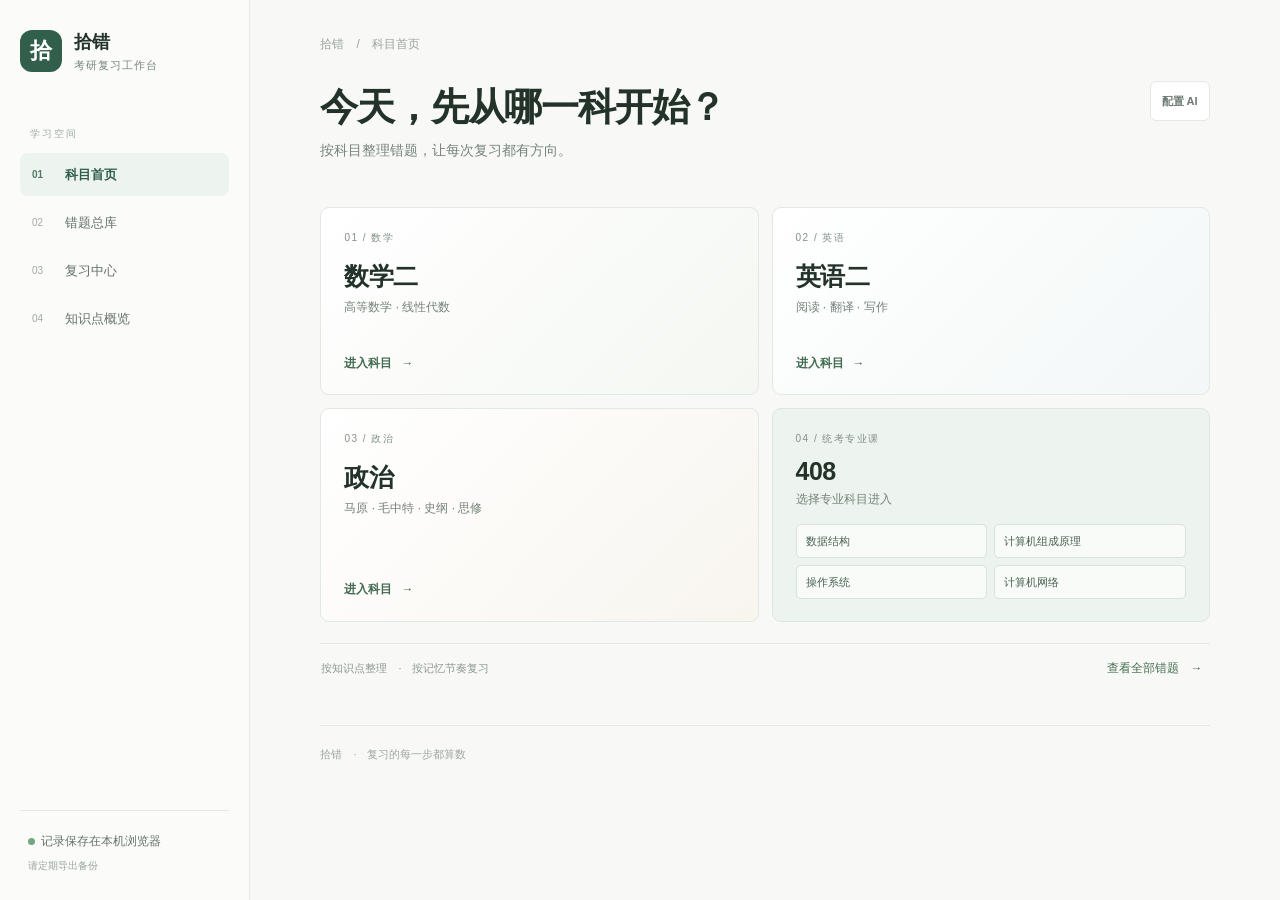
<file: index.html>
<!doctype html><html lang="zh-CN"><head><meta charset="UTF-8"><meta name="viewport" content="width=device-width,initial-scale=1"><meta name="theme-color" content="#f7f8f5"><meta name="apple-mobile-web-app-capable" content="yes"><meta name="apple-mobile-web-app-status-bar-style" content="default"><meta name="apple-mobile-web-app-title" content="拾错"><link rel="manifest" href="manifest.webmanifest"><link rel="apple-touch-icon" href="icons/apple-touch-icon.png"><title>拾错 · 考研错题复习</title><link rel="stylesheet" href="app.css?v=26"><script defer src="app.js?v=26"></script></head><body><aside class="sidebar"><a class="brand" href="#home" id="brandHome"><span class="brandmark">拾</span><span>拾错<small>考研复习工作台</small></span></a><p class="nav-label">学习空间</p><nav><a class="active" href="#home" id="navHome"><span>01</span>科目首页</a><a href="#library" id="navLibrary"><span>02</span>错题总库</a><a href="#review" id="navReview"><span>03</span>复习中心</a><a href="#insights" id="navInsights"><span>04</span>知识点概览</a></nav><div class="side-bottom"><span class="local-dot"></span>记录保存在本机浏览器<br><small>请定期导出备份</small></div></aside><main><header><div><span class="crumb" id="crumb">拾错　/　科目首页</span><h1 id="pageTitle">今天，先从哪一科开始？</h1><p class="muted" id="pageSubtitle">按科目整理错题，让每次复习都有方向。</p></div><div class="header-actions"><button class="quiet" id="settingsBtn">配置 AI</button><button class="quiet" id="homeReturn" hidden>← 返回上一页</button><button class="primary" id="newBtn" hidden>记录错题</button></div></header><section id="subjectsHome" class="subjects-home"><div class="subject-grid"><button class="subject-card math" data-open-subject="数学二"><span class="subject-index">01 / 数学</span><strong>数学二</strong><span class="subject-desc">高等数学 · 线性代数</span><span class="subject-enter">进入科目 <i>→</i></span></button><button class="subject-card english" data-open-subject="英语二"><span class="subject-index">02 / 英语</span><strong>英语二</strong><span class="subject-desc">阅读 · 翻译 · 写作</span><span class="subject-enter">进入科目 <i>→</i></span></button><button class="subject-card politics" data-open-subject="政治"><span class="subject-index">03 / 政治</span><strong>政治</strong><span class="subject-desc">马原 · 毛中特 · 史纲 · 思修</span><span class="subject-enter">进入科目 <i>→</i></span></button><div class="subject-card computer"><span class="subject-index">04 / 统考专业课</span><strong>408</strong><span class="subject-desc">选择专业科目进入</span><div class="module-links"><button data-open-subject="408" data-open-module="数据结构">数据结构</button><button data-open-subject="408" data-open-module="计算机组成原理">计算机组成原理</button><button data-open-subject="408" data-open-module="操作系统">操作系统</button><button data-open-subject="408" data-open-module="计算机网络">计算机网络</button></div></div></div><div class="home-bottom"><span>按知识点整理　·　按记忆节奏复习</span><button class="text-button" id="openAllLibrary">查看全部错题　→</button></div></section><div id="libraryView" hidden><section class="due-banner" id="dueBanner" hidden><div class="due-symbol">复</div><div><b id="dueTitle"></b><p id="dueText"></p></div><button class="light-button" id="reviewDue">开始复习</button></section><div class="library-quick-actions" id="libraryQuickActions"><span id="reviewAvailability">当前列表 0 道</span><button type="button" class="primary" id="startReview">开始复习</button><button type="button" class="quiet" id="reviewSummary" hidden>复习回顾</button><button type="button" class="quiet" id="makeReviewPlan">AI 制定复习计划</button></div><section class="stats" id="stats"></section><section class="library" id="library"><div class="library-heading"><div><h2 id="libraryTitle">错题总库 <span id="resultCount"></span></h2><div class="scope-note" id="scopeNote">全部科目</div></div><div class="backup-actions"><button class="quiet" id="exportBtn">导出备份</button><button class="quiet" id="exportHistoryBtn">导出历史</button><button class="quiet" id="importBtn">导入备份</button><input id="importFile" type="file" accept="application/json" hidden></div></div><div class="filter-bar"><div class="filter-primary"><label class="search"><span class="search-icon"></span><input id="search" type="search" placeholder="搜索题目、知识点或标签"></label><select id="subject"><option value="">所有科目</option><option>数学二</option><option>英语二</option><option>政治</option><option>408</option></select><select id="status"><option value="">所有状态</option><option value="due">待复习</option><option value="weak">需加强</option><option value="mastered">已掌握</option></select><select id="sort"><option value="new">最近记录</option><option value="due">最近复习</option><option value="weak">薄弱优先</option></select></div><div class="filter-extra"><span>进一步筛选</span><select id="module"><option value="">所有模块</option></select><select id="tagFilter"><option value="">所有标签</option></select><label class="knowledge-search"><span>知识点</span><input id="knowledgeFilter" placeholder="输入知识点名称"></label></div></div><div class="list" id="list"></div></section><section class="chat-section" id="chatSection" hidden><div class="chat-heading"><div><h2>科目 AI 讨论</h2><p>围绕本学科提问，也可以关联一道错题。</p></div></div><div class="chat-toolbar"><select id="chatConversation" aria-label="选择对话"></select><button class="quiet" id="newChat">新建对话</button><button class="quiet" id="renameChat">修改对话名</button><button class="quiet" id="deleteChat">删除当前对话</button><button class="quiet" id="toggleChatBatch" aria-expanded="false">批量管理</button></div><div id="chatBatchTools" class="chat-batch-tools" hidden><label><input id="chatSelectAll" type="checkbox"> 全选本学科对话</label><span id="chatBatchCount">已选 0 个</span><button class="delete" id="deleteSelectedChats">删除所选</button><button class="text-button" id="cancelChatBatch">完成</button></div><div id="chatBatchList" class="chat-batch-list" hidden></div><label class="chat-context">关联错题<select id="chatQuestion"><option value="">不关联题目</option></select></label><div class="chat-messages" id="chatMessages"></div><div class="chat-compose"><textarea id="chatInput" rows="3" placeholder="输入问题，例如：这道题的关键思路是什么？"></textarea><button class="primary" id="sendChat">发送</button></div><p class="chat-footnote" id="chatStatus">对话保存在本机浏览器。</p></section></div><section id="reviewHubView" hidden><section class="review-hub-hero"><div class="dialog-kicker">独立复习空间</div><h2>复习中心</h2><p>选择科目与题量，集中完成一轮复习。答题后可以继续、重开或回看题目。</p></section><div class="review-hub-controls"><label>科目<select id="hubSubject"><option>数学二</option><option>英语二</option><option>政治</option><option>408</option></select></label><label id="hubModuleWrap">模块<select id="hubModule"></select></label><label>本次题数<input type="number" id="hubReviewCount" min="1" value="10"></label></div><div id="reviewHubStats" class="review-hub-stats"></div><div class="review-hub-actions"><button type="button" class="primary" id="hubStartReview">开始复习</button><button type="button" class="secondary" id="hubRestartReview">重新开始</button><button type="button" class="quiet" id="hubReviewSummary">查看复习回顾</button><button type="button" class="quiet" id="hubMakeReviewPlan">AI 制定复习计划</button><button type="button" class="text-button" id="hubOpenLibrary">浏览本范围错题　→</button></div><section class="review-hub-topics"><div class="review-hub-topics-head"><h3>本范围薄弱点</h3><span>只统计当前科目</span></div><div id="reviewHubTopics"></div></section></section><section id="insightsView" hidden><section class="insights insights-page" id="insights"><div class="insight-head"><div><h2>知识点掌握概览</h2><p class="muted">点击知识点，查看关联错题</p></div><span class="scope-note">按薄弱程度排序</span></div><div id="knowledgeMap" class="knowledge-map"></div></section></section><footer>拾错　·　复习的每一步都算数</footer></main><button class="back-to-top" id="backToTop" aria-label="回到顶部" title="回到顶部">↑<span>顶部</span></button><dialog id="recordDialog"><div class="dialog-top"><div><div class="dialog-kicker">新建错题</div><h2>怎么记录这道错题？</h2><p class="hint" id="recordScope"></p></div><button type="button" class="close" data-close="recordDialog">×</button></div><div id="recordChoice" class="record-options"><button class="record-option" id="choosePhoto"><span class="option-mark">拍</span><span><b>拍照记录</b><small>拍下题目，保存后自动识别</small></span><span class="option-arrow">›</span></button><button class="record-option" id="chooseUpload"><span class="option-mark">图</span><span><b>从相册上传</b><small>选择已有题目照片或截图</small></span><span class="option-arrow">›</span></button><button class="record-option" id="choosePaste"><span class="option-mark text-mark">贴</span><span><b>粘贴题目</b><small>粘贴题干，保存后分析或补充</small></span><span class="option-arrow">›</span></button></div><input id="captureInput" type="file" accept="image/*" capture="environment" multiple hidden><input id="uploadInput" type="file" accept="image/*" multiple hidden><div id="photoDraftView" class="photo-draft" hidden><div class="photo-draft-head"><b>已选照片 <span id="draftImageCount">0</span> 张</b><span>可继续拍摄或从相册添加</span></div><div id="draftImageGrid" class="draft-image-grid"></div><div class="dialog-actions"><button type="button" class="secondary" id="addCameraPhoto">继续拍摄</button><button type="button" class="secondary" id="addGalleryPhotos">从相册添加</button><button type="button" class="primary" id="savePhotoDraft">保存并分析错题</button></div><button type="button" class="text-button" data-back-record>返回选择方式</button></div><div id="pasteView" hidden><label class="field">题目内容<textarea id="pasteQuestion" rows="7" placeholder="在这里粘贴题干"></textarea></label><div class="dialog-actions"><button class="primary" id="savePasted">保存并进入错题详情</button><button class="secondary" data-back-record>返回</button></div></div><div id="recordProgress" class="record-progress" hidden><span class="spinner"></span><span>正在处理照片…</span></div></dialog><dialog id="cropDialog" class="crop-dialog"><div class="dialog-top"><div><div class="dialog-kicker">调整照片</div><h2 id="cropTitle">确认题目裁剪范围</h2><p class="hint" id="cropStep">点击“开始裁剪”显示裁剪框，再拖动框或角点调整范围。</p></div><button type="button" class="close" id="cancelCrop" aria-label="取消裁剪">×</button></div><div class="crop-stage" id="cropStage"><img id="cropImage" alt="待裁剪照片"><div id="cropSelection" class="crop-selection" hidden><span class="crop-handle nw" data-corner="nw"></span><span class="crop-handle ne" data-corner="ne"></span><span class="crop-handle sw" data-corner="sw"></span><span class="crop-handle se" data-corner="se"></span><span class="crop-handle north" data-edge="n"></span><span class="crop-handle east" data-edge="e"></span><span class="crop-handle south" data-edge="s"></span><span class="crop-handle west" data-edge="w"></span></div></div><div id="cropConfirmPreview" class="crop-confirm-preview" hidden><img id="cropPreviewImage" alt="裁剪结果预览"><p>确认框内的照片范围，再添加到错题。</p></div><div class="dialog-actions crop-actions"><button type="button" class="secondary" id="skipCrop">保留整张</button><button type="button" class="secondary" id="startCrop">开始裁剪</button><button type="button" class="primary" id="applyCrop" hidden>保存裁剪</button><button type="button" class="secondary" id="adjustCrop" hidden>重新调整</button><button type="button" class="primary" id="confirmCrop" hidden>确认并添加</button></div></dialog><dialog id="detailDialog"><form id="detailForm"><div class="dialog-top"><div><div class="dialog-kicker">错题详情</div><h2>题目与分类</h2><p class="hint" id="detailMessage">检查题目，并补充知识点与标签。</p></div><button type="button" class="close" data-close="detailDialog">×</button></div><input type="hidden" name="id"><div class="question-view-switch" role="group" aria-label="选择题目显示方式"><button type="button" class="active" data-detail-view="recognized">识别题面</button><button type="button" data-detail-view="original">原始照片 / 粘贴内容</button></div><div id="recognizedQuestionPreview" class="recognized-question-preview"></div><div id="detailImage" hidden></div><button type="button" class="primary analyze-top" id="reanalyze">AI 分析错题</button><div id="analysisProgress" class="analysis-progress" hidden><div class="analysis-progress-head"><span class="spinner"></span><span id="analysisProgressText">正在分析题目…</span></div><div class="analysis-progress-track" role="progressbar" aria-label="AI 正在分析" aria-valuemin="0" aria-valuemax="100"><i></i></div><p>可以关闭详情或继续浏览其他页面，分析会在本页面中继续。</p></div><label class="field">识别题干（可修改）<textarea name="question" rows="5" placeholder="AI 识别的题目文字；也可手动补充"></textarea></label><label class="field" id="optionsField">选择题选项（每行一个）<textarea name="options" rows="4" placeholder="A. 选项一&#10;B. 选项二&#10;C. 选项三&#10;D. 选项四"></textarea></label><div class="form-grid"><label class="field">科目<select name="subject"><option>数学二</option><option>英语二</option><option>政治</option><option>408</option></select></label><label class="field">模块 / 章节<input name="module" placeholder="如：操作系统 / 进程管理"></label><label class="field">知识点<input name="knowledge" placeholder="支持逗号分隔多个知识点"></label><label class="field">题型<select name="type"><option value="">待填写</option><option>选择题</option><option>填空题</option><option>计算题</option><option>证明题</option><option>简答题</option><option>分析题</option><option>阅读理解</option><option>翻译</option><option>写作</option><option>其他</option></select></label><label class="field">难度<select name="difficulty"><option value="">待填写</option><option value="1">基础</option><option value="2">中等</option><option value="3">较难</option></select></label><label class="field">错因<select name="cause"><option value="">待填写</option><option>概念混淆</option><option>计算失误</option><option>审题不清</option><option>方法不熟</option><option>记忆错误</option><option>时间不足</option><option>其他</option></select></label></div><div class="form-grid"><label class="field">我的答案<input name="myAnswer"></label><label class="field">正确答案<input name="answer"></label></div><label class="field">解析与复盘<textarea name="explanation" rows="4"></textarea></label><label class="field">标签<input name="tags" placeholder="逗号分隔，例如：易混淆、真题、重点"></label><div class="dialog-actions"><button type="submit" class="primary">保存详情</button><button type="button" class="delete" id="deleteBtn">删除错题</button></div></form></dialog><dialog id="settingsDialog"><div class="dialog-top"><div><div class="dialog-kicker">AI 服务</div><h2>大模型连接状态</h2></div><button type="button" class="close" data-close="settingsDialog">×</button></div><label class="field">API 地址<input id="aiBackendUrl" type="url" value="https://api.agnes-ai.cn/v1" autocomplete="url"></label><label class="field">模型名称<input id="aiModel" type="text" value="agnes-3.0-flash" autocomplete="off"></label><label class="field">API 密钥<input id="aiAccessToken" type="password" placeholder="填写轮换后的 Agnes API 密钥" autocomplete="off"></label><div class="service-state" id="serviceState">正在读取 AI 设置…</div><p class="hint">无需租服务器，分析时手机会直接连接 Agnes。密钥保存在本设备浏览器中，请只在自己的设备填写；API 调用可能产生费用。</p><div class="dialog-actions"><button class="primary" id="saveAiSettings">保存并连接</button><button class="secondary" data-close="settingsDialog">完成</button></div></dialog><dialog id="exportHistoryDialog"><div class="dialog-top"><div><div class="dialog-kicker">备份管理</div><h2>导出历史</h2><p class="hint">记录导出时间、科目范围和题目数量。</p></div><button class="close" data-close="exportHistoryDialog">×</button></div><div id="exportHistoryList" class="export-history-list"></div></dialog><dialog id="imageViewer" class="image-viewer"><button type="button" class="image-viewer-close" data-close="imageViewer" aria-label="关闭大图">×</button><img id="imageViewerImage" alt="题目大图"></dialog><dialog id="reviewSetupDialog"><div class="dialog-top"><div><div class="dialog-kicker">复习设置</div><h2>这次复习多少道？</h2><p class="hint" id="reviewSetupHint">从当前列表的错题中安排复习。</p></div><button type="button" class="close" data-close="reviewSetupDialog">×</button></div><label class="field">本次题数<input id="reviewCount" type="number" min="1" value="10"></label><div class="dialog-actions"><button type="button" class="secondary" data-close="reviewSetupDialog">取消</button><button type="button" class="primary" id="confirmReviewStart">开始本次复习</button></div></dialog><dialog id="reviewPlanDialog"><div class="dialog-top"><div><div class="dialog-kicker">个性化安排</div><h2>AI 复习计划</h2><p class="hint" id="reviewPlanStatus">正在根据当前错题整理计划…</p></div><button type="button" class="close" data-close="reviewPlanDialog">×</button></div><div id="reviewPlanContent" class="review-plan-content"></div><div class="dialog-actions"><button type="button" class="secondary" id="regenerateReviewPlan">重新生成</button><button type="button" class="primary" data-close="reviewPlanDialog">完成</button></div></dialog><dialog id="reviewDialog"><div class="dialog-top"><div><div class="dialog-kicker">间隔复习</div><h2>先在心里作答</h2></div><button class="close" data-close="reviewDialog">×</button></div><div id="reviewBody"></div><div id="reviewActions" class="dialog-actions"></div></dialog><dialog id="statResultsDialog" class="stat-results-dialog"><div class="dialog-top"><div><div class="dialog-kicker">统计明细</div><h2 id="statResultsTitle">错题列表</h2><p class="hint" id="statResultsCount"></p></div><button type="button" class="close" data-close="statResultsDialog" aria-label="关闭">×</button></div><div id="statResultsList" class="stat-results-list"></div></dialog><aside id="analysisDock" class="analysis-dock" hidden aria-live="polite"></aside><div class="toast" id="toast" role="status"></div></body></html>
</file>
<file: app.css>
:root{font-family:'DM Sans','Noto Sans SC',-apple-system,BlinkMacSystemFont,sans-serif;color:#26332e;background:#f6f7f5;--green:#356b58;--green-dark:#285542;--pale:#e8f0eb;--ink:#26332e;--muted:#84908a;--line:#e7eae6;--white:#fff}*{box-sizing:border-box}body{margin:0;min-height:100vh;font-size:14px}button,input,select,textarea{font:inherit}button{cursor:pointer}a{color:inherit;text-decoration:none}.sidebar{position:fixed;inset:0 auto 0 0;width:240px;padding:30px 20px;background:#fff;border-right:1px solid var(--line);display:flex;flex-direction:column}.brand{display:flex;align-items:center;gap:12px;color:var(--ink);font-size:19px;font-weight:700}.brandmark{width:42px;height:42px;display:grid;place-items:center;background:var(--green);color:#fff;border-radius:13px;font-family:'Noto Sans SC';font-size:22px}.brand small{display:block;font-size:11px;color:var(--muted);font-weight:400;letter-spacing:1px}.nav-label{margin:55px 10px 12px;color:#a0aaa4;font-size:10px;letter-spacing:2px}.sidebar nav{display:grid;gap:5px}.sidebar nav a{padding:12px 14px;border-radius:8px;color:#65716a}.sidebar nav a.active,.sidebar nav a:hover{background:#edf3ef;color:var(--green);font-weight:600}.sidebar nav i{float:right;font-style:normal;background:#dbe9df;border-radius:20px;min-width:22px;text-align:center;font-size:11px;padding:2px 6px}.side-bottom{margin-top:auto;border-top:1px solid var(--line);padding:18px 8px 0;color:#65716a;font-size:12px;line-height:2}.side-bottom small{color:#99a39d}.local-dot{display:inline-block;width:7px;height:7px;background:#72a77f;border-radius:100%;margin-right:6px}main{max-width:1440px;margin-left:240px;padding:44px clamp(28px,5vw,78px) 28px}header{display:flex;justify-content:space-between;align-items:center;margin:0 0 30px}.crumb{display:block;color:#a1aaa4;font-size:11px;margin-bottom:32px}.eyebrow{font-size:10px;color:#8e9d94;letter-spacing:2px;font-weight:700}h1{font-size:32px;letter-spacing:-1px;margin:8px 0 5px;font-weight:600}h2{font-size:21px;letter-spacing:-.4px;margin:5px 0}.muted,.hint{color:var(--muted)}header p{margin:6px 0}.primary,.secondary,.quiet,.light-button,.delete{border:0;border-radius:7px;padding:11px 16px;font-weight:600}.primary{background:var(--green);color:#fff}.primary:hover{background:var(--green-dark)}.secondary{background:#f0f3f0;color:#52635a}.quiet{background:#fff;border:1px solid var(--line);color:#6c7971;padding:8px 12px;font-size:12px}.quiet:hover{color:var(--green);border-color:#bdd1c3}.due-banner{padding:18px 22px;background:#edf3ee;border:1px solid #dce9df;border-radius:10px;display:flex;align-items:center;gap:15px;margin-bottom:22px}.due-symbol{width:37px;height:37px;background:#dbe9df;color:var(--green);border-radius:11px;display:grid;place-items:center;font-size:22px}.due-banner b{font-size:14px}.due-banner p{margin:3px 0 0;color:#7b8980;font-size:12px}.light-button{margin-left:auto;background:#fff;color:var(--green);font-size:12px}.stats{display:grid;grid-template-columns:repeat(4,1fr);gap:13px;margin:22px 0 34px}.stat{background:white;border:1px solid var(--line);border-radius:9px;padding:17px 19px}.stat span{font-size:11px;color:var(--muted)}.stat strong{display:block;font-size:27px;font-weight:500;letter-spacing:-.7px;margin-top:4px}.stat em{font-size:11px;color:#8b9e91;font-style:normal;margin-left:5px}.library-heading{display:flex;align-items:end;justify-content:space-between;margin:0 0 16px}.library-heading h2 span{font-size:12px;color:#a3aca5;font-weight:400;margin-left:4px}.backup-actions{display:flex;gap:7px}.filter-bar{display:flex;gap:8px;flex-wrap:wrap;padding:12px;background:#fff;border:1px solid var(--line);border-radius:9px;margin-bottom:13px}.filter-bar select,.filter-bar input{height:37px;border:1px solid #e9ece8;border-radius:6px;background:white;color:#647169;padding:0 10px;font-size:12px;min-width:122px}.filter-bar input::placeholder{color:#a1aaa4}.filter-bar .search{display:flex;align-items:center;gap:6px;border:1px solid #e9ece8;border-radius:6px;padding:0 10px;flex:1;min-width:210px;color:#a1aaa4}.filter-bar .search input{border:0;outline:0;flex:1;min-width:80px;padding:0}.list{display:grid;gap:10px}.empty{background:white;border:1px dashed #dce3dd;border-radius:9px;text-align:center;padding:55px 20px;color:var(--muted)}.empty b{display:block;color:#65716a;font-size:15px;margin-bottom:7px}.mistake-card{background:white;border:1px solid var(--line);border-radius:9px;padding:18px 20px;display:grid;grid-template-columns:minmax(0,1fr) auto;gap:16px;transition:border-color .15s}.mistake-card:hover{border-color:#c3d5c8}.card-meta{display:flex;align-items:center;gap:7px;flex-wrap:wrap;font-size:11px;color:#929d95;margin-bottom:9px}.subject-pill{background:#edf3ee;color:var(--green);border-radius:4px;padding:3px 8px;font-weight:600}.tag{background:#f3f4f2;color:#818a83;border-radius:4px;padding:3px 7px}.card-question{font-size:15px;line-height:1.7;white-space:pre-wrap;overflow-wrap:anywhere}.card-knowledge{font-size:12px;color:#68796e;margin-top:8px}.card-summary{font-size:12px;color:#849088;margin-top:8px;white-space:pre-wrap}.card-image{max-width:210px;max-height:135px;object-fit:contain;margin-top:10px;border-radius:6px}.card-right{display:flex;flex-direction:column;align-items:flex-end;justify-content:space-between;min-width:105px}.mastery{font-size:11px;color:#738077;background:#f4f6f3;padding:5px 8px;border-radius:5px}.mastery.low{background:#fbefeb;color:#ae6856}.mastery.done{background:#edf5ed;color:#5b8d63}.card-actions{display:flex;gap:6px}.card-actions button{border:0;background:transparent;color:#8b968e;padding:6px;font-size:12px}.card-actions button:hover{color:var(--green)}.insights{margin:45px 0 20px}.insight-head{display:flex;justify-content:space-between;align-items:end;margin-bottom:14px}.insight-head p{font-size:12px}.knowledge-map{display:grid;grid-template-columns:repeat(2,minmax(0,1fr));gap:9px}.knowledge-item{background:#fff;border:1px solid var(--line);border-radius:8px;padding:13px 15px;display:grid;grid-template-columns:1fr auto;gap:5px}.knowledge-item b{font-size:12px;font-weight:500}.knowledge-item span{font-size:11px;color:#919b94}.bar{grid-column:1/-1;height:4px;background:#edf0ec;border-radius:5px;overflow:hidden}.bar i{display:block;height:100%;background:#86aa90;border-radius:5px}footer{padding:20px 0;color:#a3aca5;font-size:11px;border-top:1px solid var(--line);margin-top:38px}dialog{border:1px solid var(--line);border-radius:12px;padding:25px;width:min(640px,calc(100% - 26px));max-height:90vh;overflow:auto;box-shadow:0 20px 80px #2333272b;color:var(--ink)}dialog::backdrop{background:#1f2c2580;backdrop-filter:blur(2px)}.dialog-top{display:flex;justify-content:space-between;align-items:flex-start;margin-bottom:18px}.dialog-top h2{margin-top:5px}.close{border:0;background:#f2f4f1;border-radius:100%;width:32px;height:32px;color:#69766d;font-size:20px}.field{display:grid;gap:6px;font-size:12px;color:#67746b;margin:13px 0}.field input,.field select,.field textarea{width:100%;border:1px solid #e2e7e2;border-radius:6px;background:#fff;padding:10px;color:#2b3930;font-size:13px}.field textarea{resize:vertical}.form-grid{display:grid;grid-template-columns:repeat(2,minmax(0,1fr));column-gap:14px}.dialog-actions{display:flex;gap:8px;flex-wrap:wrap;margin-top:20px}.dialog-actions .delete{margin-left:auto}.delete{background:#fff0ec;color:#ae5c4a}.hint{font-size:12px;line-height:1.7}.ai-result{background:#f2f6f2;border-radius:7px;padding:14px;margin-top:14px;white-space:pre-wrap;font-size:12px;line-height:1.8}.review-question{font-size:16px;line-height:1.9;white-space:pre-wrap;background:#f7f8f6;padding:18px;border-radius:8px}.review-answer{background:#f0f5f0;padding:15px;border-radius:8px;margin-top:10px;white-space:pre-wrap;line-height:1.7}.toast{position:fixed;bottom:25px;left:50%;transform:translate(-50%,15px);opacity:0;transition:.2s;background:#26372d;color:white;padding:10px 16px;border-radius:8px;font-size:12px;pointer-events:none;z-index:5}.toast.show{opacity:1;transform:translate(-50%,0)}@media(max-width:950px){.sidebar{width:205px;padding:25px 14px}main{margin-left:205px;padding:35px 26px}.filter-bar select{min-width:105px}.stats{gap:8px}.stat{padding:14px}}@media(max-width:700px){.sidebar{position:static;width:auto;height:auto;padding:12px 17px;border-right:0;border-bottom:1px solid var(--line);display:flex;flex-direction:row;align-items:center;justify-content:space-between}.brand{font-size:16px}.brandmark{width:36px;height:36px;font-size:19px}.brand small,.nav-label,.side-bottom{display:none}.sidebar nav{display:flex;gap:2px}.sidebar nav a{font-size:0;padding:10px}.sidebar nav a:first-letter{font-size:16px}.sidebar nav i{font-size:9px;margin-left:3px}main{margin:0;padding:27px 17px}header{align-items:flex-start}.crumb{margin-bottom:23px}h1{font-size:26px}.primary{padding:10px 12px}.primary span{font-size:12px}.stats{grid-template-columns:repeat(2,1fr);margin:18px 0 28px}.stat strong{font-size:23px}.library-heading{align-items:flex-start;gap:10px}.backup-actions{gap:4px;flex-wrap:wrap;justify-content:flex-end}.quiet{padding:7px;font-size:10px}.filter-bar{gap:7px}.filter-bar .search{flex-basis:100%}.filter-bar select,.filter-bar input:not(.search input){flex:1;min-width:calc(50% - 5px)}.mistake-card{padding:15px;grid-template-columns:1fr}.card-right{flex-direction:row;align-items:center}.knowledge-map{grid-template-columns:1fr}.insight-head{display:block}.due-banner{align-items:flex-start;flex-wrap:wrap}.light-button{margin-left:51px}.form-grid{grid-template-columns:1fr 1fr}dialog{padding:19px}.dialog-actions{gap:6px}.dialog-actions button{font-size:12px;padding:9px 11px}}@media(prefers-reduced-motion:reduce){*,*::before,*::after{transition:none!important}}

/* Refined study workspace */
:root{--green:#315f4c;--green-dark:#264b3b;--pale:#eef4ef;--ink:#23332a;--muted:#77847c;--line:#e4e9e4;background:#f8f9f7}body{background:#f8f9f7;color:var(--ink);font-size:14px;line-height:1.55}button,input,select,textarea{font-family:inherit}::selection{background:#d6e7da;color:#244b38}input::placeholder,textarea::placeholder{color:#9aa59d;opacity:1}button:focus-visible,a:focus-visible,input:focus-visible,select:focus-visible,textarea:focus-visible{outline:3px solid #abc7b3;outline-offset:2px}.sidebar{width:250px;padding:29px 20px 23px;background:#fbfcfa;border-right:1px solid #e6eae5}.brand{font-size:18px;letter-spacing:-.3px}.brandmark{border-radius:12px;background:#315f4c}.nav-label{margin-top:52px}.sidebar nav a{display:flex;align-items:center;gap:12px;min-height:43px;padding:10px 12px;font-size:13px;transition:background .16s,color .16s}.sidebar nav a span{width:21px;color:#a1aaa3;font-size:10px;font-variant-numeric:tabular-nums}.sidebar nav a.active span{color:#527c63}.sidebar nav i{margin-left:auto}main{max-width:1500px;margin-left:250px;padding:35px clamp(28px,5.5vw,84px) 30px}header{align-items:center;margin-bottom:25px}.crumb{margin-bottom:28px;font-size:12px;color:#9aa39c}h1{font-size:clamp(30px,3vw,40px);letter-spacing:-1.2px;line-height:1.28;font-weight:600;margin:0}header p{font-size:14px;margin-top:9px}header>.primary{min-height:43px;padding:0 18px;border-radius:7px;box-shadow:0 2px 5px #315f4c1a;white-space:nowrap}.primary{background:var(--green);transition:background .16s,transform .16s,box-shadow .16s}.primary:hover{background:#28513e;box-shadow:0 4px 10px #315f4c24}.primary:active{transform:translateY(1px)}.due-banner{padding:15px 18px;background:#edf4ee;border:1px solid #dce9de;border-radius:9px;margin-bottom:15px}.due-symbol{background:#dceadf;border-radius:10px}.due-banner b{font-size:13px}.light-button{border:1px solid #e3ebe4;min-height:36px}.stats{display:grid;grid-template-columns:repeat(4,minmax(0,1fr));gap:0;margin:18px 0 35px;padding:14px 0;border-top:1px solid var(--line);border-bottom:1px solid var(--line);background:transparent}.stat{background:transparent;border:0;border-radius:0;padding:2px 20px;border-right:1px solid var(--line)}.stat:first-child{padding-left:2px}.stat:last-child{border-right:0}.stat span{font-size:12px;color:#7e8b82}.stat strong{font-size:25px;line-height:1.3;font-weight:500;letter-spacing:-.4px;margin-top:3px;font-variant-numeric:tabular-nums}.stat em{font-size:11px;color:#8f9b92}.library-heading{align-items:center;margin-bottom:13px}.library-heading h2,.insight-head h2{font-size:21px;letter-spacing:-.5px;font-weight:600}.library-heading h2 span{font-size:12px;color:#9aa49c}.backup-actions{gap:6px}.quiet{border-radius:6px;padding:8px 11px;font-size:11px}.filter-bar{display:block;padding:11px 12px 9px;border-radius:8px;background:#fff;border-color:#e5e9e4;margin-bottom:13px}.filter-primary{display:grid;grid-template-columns:minmax(180px,1fr) repeat(3,minmax(125px,155px));gap:8px}.filter-bar select,.filter-bar input{height:38px;border-color:#e5e9e5;color:#526158;border-radius:6px;font-size:12px}.filter-primary>select{width:100%;min-width:0}.filter-bar .search{min-width:0;height:38px;background:#fbfcfb;border-color:#e5e9e5}.filter-bar .search span{font-size:20px;line-height:1;color:#84948a}.filter-bar .search input{height:34px;background:transparent}.filter-extra{display:flex;align-items:center;gap:8px;padding-top:9px;margin-top:9px;border-top:1px solid #f0f2ef}.filter-extra>span{font-size:11px;color:#95a098;margin-right:2px}.filter-extra select{min-width:120px}.knowledge-search{display:flex;align-items:center;gap:8px;border:1px solid #e5e9e5;border-radius:6px;padding:0 10px;height:38px;min-width:180px}.knowledge-search span{font-size:11px;color:#89958d}.knowledge-search input{height:34px;border:0;padding:0;min-width:80px;outline:0}.knowledge-search:focus-within{border-color:#91ad99;box-shadow:0 0 0 2px #e5efe7}.mistake-card{padding:17px 19px;border-radius:8px;border-color:#e7ebe7;gap:20px;transition:border-color .15s,background .15s}.mistake-card:hover{border-color:#cad8cd;background:#fefefd}.card-meta{gap:8px;color:#8d9990;font-size:11px}.subject-pill{background:#edf4ee;color:#426b50;padding:3px 8px}.tag{background:#f4f6f3;color:#78847b}.card-question{font-size:14px;line-height:1.8;color:#2a3930}.card-knowledge{color:#557361;font-size:12px}.card-summary{line-height:1.7;color:#7c8980}.card-right{min-width:120px}.mastery{font-size:10px}.card-actions button{border-radius:5px;padding:6px 9px;background:#f6f8f5;color:#718076}.card-actions button:hover{background:#eaf2eb;color:var(--green)}.insights{margin-top:38px}.insight-head{align-items:center;margin-bottom:13px}.insight-head p{font-size:12px}.knowledge-map{gap:8px}.knowledge-item{border-radius:7px;padding:12px 14px}.knowledge-item b{font-size:12px}.knowledge-item span{font-size:10px}.bar{height:4px}footer{color:#9da79f;margin-top:32px}dialog{border-radius:11px;border-color:#e3e8e3;padding:25px}.field{font-size:12px;color:#56665b}.field input,.field select,.field textarea{border-color:#e0e6e0;border-radius:6px}.field input:focus,.field select:focus,.field textarea:focus{border-color:#94ae9a;outline:0;box-shadow:0 0 0 3px #eaf2eb}.dialog-actions .primary{min-height:39px}.toast{background:#26372d;box-shadow:0 6px 20px #253b2d24}
@media(max-width:1050px){main{padding-right:28px;padding-left:28px}.filter-primary{grid-template-columns:minmax(170px,1fr) repeat(3,minmax(110px,140px))}.filter-extra{flex-wrap:wrap}}
@media(max-width:700px){.sidebar{padding:11px 15px}.sidebar nav{gap:3px}.sidebar nav a{font-size:11px;min-height:36px;padding:8px 7px;gap:0}.sidebar nav a span{display:none}.sidebar nav i{font-size:9px;padding:1px 5px}main{padding:24px 16px}header{gap:12px;margin-bottom:19px}.crumb{margin-bottom:21px}h1{font-size:27px;letter-spacing:-.8px;max-width:440px}header p{font-size:12px;max-width:310px}.stats{margin:14px 0 27px;padding:12px 0;grid-template-columns:repeat(2,1fr);row-gap:13px}.stat{padding:2px 12px;border-right:1px solid var(--line)}.stat:nth-child(2){border-right:0}.stat:nth-child(3){padding-left:2px}.stat strong{font-size:23px}.library-heading{align-items:center}.library-heading h2,.insight-head h2{font-size:19px}.backup-actions{max-width:210px}.quiet{padding:7px 8px}.filter-primary{grid-template-columns:repeat(2,minmax(0,1fr))}.filter-primary .search{grid-column:1/-1}.filter-extra{display:grid;grid-template-columns:1fr 1fr}.filter-extra>span{grid-column:1/-1}.filter-extra select{min-width:0;width:100%}.knowledge-search{min-width:0;width:100%;grid-column:1/-1}.mistake-card{padding:14px;gap:11px}.card-right{min-width:0}.card-question{font-size:14px}.insight-head{display:flex;align-items:flex-end}.insight-head p{max-width:135px;text-align:right;font-size:10px}.due-banner{padding:13px;gap:10px}.due-symbol{width:33px;height:33px}.light-button{margin-left:43px}.form-grid{grid-template-columns:1fr 1fr}}
@media(max-width:380px){.brand{gap:8px;font-size:14px}.brandmark{width:32px;height:32px;font-size:17px}.sidebar nav a{font-size:10px;padding:7px 5px}.backup-actions{max-width:160px}.library-heading{align-items:flex-start}}

.search-icon{position:relative;display:block;width:13px;height:13px;border:1.5px solid #84948a;border-radius:50%;flex:none}.search-icon:after{content:"";position:absolute;width:5px;height:1.5px;background:#84948a;right:-4px;bottom:-2px;transform:rotate(45deg);border-radius:2px}

/* Subject-first entry and capture-to-record flow */
[hidden]{display:none!important}.subjects-home{max-width:1050px;padding:15px 0 0}.subject-grid{display:grid;grid-template-columns:repeat(2,minmax(0,1fr));gap:13px}.subject-card{position:relative;min-height:188px;text-align:left;border:1px solid #e2e8e2;border-radius:9px;padding:22px 23px;background:#fff;color:var(--ink);display:flex;flex-direction:column;align-items:flex-start;transition:transform .16s,border-color .16s,background .16s;cursor:pointer}.subject-card:hover{transform:translateY(-2px);border-color:#bdcfc1}.subject-card.math{background:linear-gradient(135deg,#fff 0%,#f4f7f2 100%)}.subject-card.english{background:linear-gradient(135deg,#fff 0%,#f3f7f7 100%)}.subject-card.politics{background:linear-gradient(135deg,#fff 0%,#f8f5ef 100%)}.subject-card.computer{background:#edf3ee;border-color:#dce7dd}.subject-index{color:#839187;font-size:10px;letter-spacing:1.5px}.subject-card strong{font-size:25px;line-height:1.3;margin-top:14px;letter-spacing:-.5px;font-weight:600}.subject-desc{font-size:12px;color:#758279;margin-top:6px}.subject-enter{display:flex;align-items:center;gap:9px;margin-top:auto;padding-top:16px;color:#426b50;font-size:12px;font-weight:600}.subject-enter i{font-style:normal;transition:transform .16s}.subject-card:hover .subject-enter i{transform:translateX(3px)}.module-links{display:grid;grid-template-columns:repeat(2,minmax(0,1fr));gap:7px;width:100%;margin-top:15px}.module-links button{min-height:34px;text-align:left;padding:7px 9px;border:1px solid #d8e3da;border-radius:5px;background:#f9fbf9;color:#496250;font-size:11px;cursor:pointer}.module-links button:hover{background:#fff;border-color:#afc5b4}.computer strong{margin-top:8px}.computer .subject-desc{margin-top:3px}.home-bottom{display:flex;justify-content:space-between;align-items:center;border-top:1px solid var(--line);padding:14px 1px;margin-top:21px;color:#8d9990;font-size:11px}.text-button{border:0;background:none;color:#477051;font-size:12px;cursor:pointer}.text-button b{margin-left:6px}.library-heading{align-items:flex-start}.scope-note{margin-top:4px;color:#89958d;font-size:11px}.dialog-kicker{font-size:11px;color:#71857a;margin-bottom:5px}.record-options{display:grid;gap:9px}.record-option{display:flex;align-items:center;gap:13px;width:100%;padding:15px 14px;border:1px solid #e2e8e2;border-radius:8px;background:#fff;color:var(--ink);text-align:left;cursor:pointer}.record-option:hover{background:#f8faf8;border-color:#bdcfc1}.record-option>span:nth-child(2){display:grid;gap:3px}.record-option b{font-size:14px;font-weight:600}.record-option small{font-size:11px;color:#849087}.option-mark{width:38px;height:38px;flex:none;display:grid;place-items:center;border-radius:9px;background:#edf4ee;color:#406b4d;font-size:14px;font-weight:600}.text-mark{background:#f1f3f0;color:#64756a}.option-arrow{margin-left:auto;color:#90a096;font-size:22px}.record-progress{display:flex;align-items:center;gap:10px;padding:17px 2px;color:#64766b;font-size:12px}.spinner{width:16px;height:16px;border:2px solid #dce8de;border-top-color:#4d7858;border-radius:50%;animation:spin .8s linear infinite}@keyframes spin{to{transform:rotate(360deg)}}.detail-image{display:block;max-width:100%;max-height:220px;object-fit:contain;border:1px solid #e5e9e5;border-radius:6px;margin:0 0 14px}.service-state{display:flex;align-items:center;gap:10px;padding:16px 14px;margin:15px 0;background:#f5f8f5;border:1px solid #e5ebe5;border-radius:7px;font-size:13px}.service-state b{font-weight:600}.service-state>span:last-child{margin-left:auto;color:#7b8980;font-size:12px}.state-dot{width:8px;height:8px;border-radius:50%;background:#c67869}.state-dot.connected{background:#65a574;box-shadow:0 0 0 3px #e2f0e4}.state-dot.disconnected{background:#c67869;box-shadow:0 0 0 3px #f7eae7}.service-state+.hint{padding:0 2px}.dialog-actions .secondary{min-height:38px}
@media(max-width:700px){.subjects-home{padding-top:8px}.subject-grid{grid-template-columns:1fr;gap:9px}.subject-card{min-height:145px;padding:17px 18px}.subject-card strong{font-size:22px;margin-top:9px}.subject-enter{padding-top:10px}.subject-card.computer{min-height:180px}.home-bottom{gap:10px;font-size:10px}.home-bottom .text-button{font-size:11px;white-space:nowrap}.record-option{padding:13px 12px}.detail-image{max-height:180px}}

/* Mobile-first layout: also applies when a phone browser requests the desktop site. */
@media (max-width: 760px), (pointer: coarse) {
  html, body { width: 100%; min-width: 0; overflow-x: hidden; }
  body { font-size: 15px; }
  .sidebar {
    position: static; inset: auto; width: 100%; height: auto; min-width: 0;
    display: grid; grid-template-columns: minmax(0, 1fr); gap: 11px;
    padding: max(10px, env(safe-area-inset-top)) 14px 11px;
    border-right: 0; border-bottom: 1px solid var(--line);
  }
  .brand { min-width: 0; gap: 9px; font-size: 16px; white-space: nowrap; }
  .brandmark { width: 35px; height: 35px; flex: none; }
  .brand small, .nav-label, .side-bottom { display: none; }
  .sidebar nav { display: grid; grid-template-columns: repeat(3, minmax(0, 1fr)); gap: 5px; width: 100%; }
  .sidebar nav a {
    display: flex; justify-content: center; align-items: center; min-height: 40px;
    padding: 8px 4px; border-radius: 7px; font-size: 12px; line-height: 1.2;
    text-align: center; white-space: nowrap;
  }
  .sidebar nav a span, .sidebar nav a i { display: none; }
  main { width: 100%; max-width: none; margin: 0; padding: 21px 15px max(28px, env(safe-area-inset-bottom)); }
  header { display: flex; align-items: flex-start; gap: 10px; flex-wrap: wrap; margin: 0 0 18px; }
  header > div { flex: 1 1 210px; min-width: 0; }
  .crumb { margin-bottom: 12px; font-size: 11px; }
  h1 { max-width: none; font-size: clamp(23px, 6vw, 29px); line-height: 1.25; letter-spacing: -.6px; text-wrap: pretty; }
  header p { max-width: 100%; font-size: 13px; line-height: 1.55; }
  header > .primary { min-height: 40px; padding: 0 13px; }
  .subjects-home { width: 100%; max-width: none; padding-top: 3px; }
  .subject-grid { grid-template-columns: minmax(0, 1fr); gap: 9px; }
  .subject-card { width: 100%; min-width: 0; min-height: 136px; padding: 16px; }
  .subject-card strong { margin-top: 8px; font-size: 22px; }
  .subject-card.computer { min-height: 175px; }
  .module-links { grid-template-columns: repeat(2, minmax(0, 1fr)); gap: 7px; }
  .module-links button { min-height: 40px; font-size: 12px; }
  .home-bottom { align-items: flex-start; flex-direction: column; gap: 7px; padding: 13px 0; }
  .stats { grid-template-columns: repeat(2, minmax(0, 1fr)); gap: 0 8px; margin: 12px 0 23px; padding: 11px 0; }
  .stat { min-width: 0; padding: 3px 9px; }
  .stat:nth-child(odd) { padding-left: 1px; }
  .stat:nth-child(even) { border-right: 0; }
  .stat strong { font-size: 23px; }
  .library-heading { display: grid; grid-template-columns: minmax(0, 1fr); gap: 10px; margin-bottom: 12px; }
  .library-heading h2, .insight-head h2 { font-size: 19px; }
  .backup-actions { display: grid; grid-template-columns: repeat(3, minmax(0, 1fr)); gap: 6px; width: 100%; max-width: none; }
  .quiet { min-width: 0; min-height: 38px; padding: 6px 4px; font-size: 11px; white-space: nowrap; }
  .filter-bar { padding: 10px; }
  .filter-primary { grid-template-columns: repeat(2, minmax(0, 1fr)); gap: 7px; }
  .filter-primary .search { grid-column: 1 / -1; width: 100%; min-width: 0; }
  .filter-primary > select { width: 100%; min-width: 0; }
  .filter-extra { display: grid; grid-template-columns: repeat(2, minmax(0, 1fr)); gap: 7px; }
  .filter-extra > span { grid-column: 1 / -1; }
  .filter-extra select, .knowledge-search { width: 100%; min-width: 0; }
  .knowledge-search { grid-column: 1 / -1; }
  .mistake-card { min-width: 0; grid-template-columns: minmax(0, 1fr); gap: 11px; padding: 13px; }
  .card-right { min-width: 0; display: flex; flex-direction: row; align-items: center; gap: 8px; flex-wrap: wrap; }
  .card-actions { margin-left: auto; }
  .card-actions button { min-height: 38px; padding: 7px 9px; }
  .card-question, .card-summary { overflow-wrap: anywhere; word-break: normal; }
  .card-image { max-width: 100%; max-height: 220px; }
  .knowledge-map { grid-template-columns: minmax(0, 1fr); }
  .insights { margin-top: 29px; }
  .insight-head { display: flex; align-items: flex-end; gap: 8px; }
  .insight-head p { max-width: 45%; margin: 0; text-align: right; font-size: 11px; }
  .due-banner { align-items: center; flex-wrap: wrap; padding: 12px; gap: 9px; }
  .due-banner > div:nth-child(2) { flex: 1; min-width: 0; }
  .light-button { margin-left: 42px; min-height: 38px; }
  dialog { width: calc(100vw - 24px); max-width: 560px; max-height: calc(100dvh - 24px); padding: 18px; }
  .form-grid { grid-template-columns: minmax(0, 1fr); }
  .dialog-actions { gap: 7px; }
  .dialog-actions button { min-height: 40px; }
  .dialog-actions .delete { margin-left: 0; }
  .service-state { align-items: flex-start; flex-wrap: wrap; gap: 8px; }
  .service-state > span:last-child { flex-basis: 100%; margin-left: 16px; }
  footer { margin-top: 26px; }
}
@media (max-width: 390px) {
  .sidebar { padding-left: 11px; padding-right: 11px; }
  .sidebar nav a { font-size: 11px; }
  main { padding-left: 12px; padding-right: 12px; }
  .backup-actions { grid-template-columns: repeat(2, minmax(0, 1fr)); }
  .card-right { align-items: flex-start; }
}

/* Original source preview and clearer photo-first analysis controls. */
.card-original { min-width: 0; }
.card-original-image { display: block; max-width: min(100%, 520px); max-height: 330px; object-fit: contain; object-position: left top; border-radius: 7px; }
.card-source-text, .source-text-preview { white-space: pre-wrap; overflow-wrap: anywhere; word-break: normal; line-height: 1.8; }
.card-source-text { max-height: 420px; overflow: auto; }
.card-source-empty { padding: 18px; background: #f5f7f4; color: #77847c; border: 1px dashed var(--line); border-radius: 7px; }
.source-preview-label { margin: 0 0 8px; color: #829087; font-size: 11px; }
.source-text-preview { max-height: 38vh; overflow: auto; padding: 13px; background: #f7f9f6; border: 1px solid var(--line); border-radius: 7px; }
.analyze-top { display: block; margin: 10px 0 15px; }
.review-source-image { display: block; max-width: 100%; max-height: 52vh; object-fit: contain; margin: 0 auto; }
@media (max-width: 760px), (pointer: coarse) {
  .card-original-image { max-width: 100%; max-height: 430px; }
  .card-source-text { max-height: none; }
  .source-text-preview { max-height: 36vh; }
  .analyze-top { width: 100%; min-height: 42px; margin: 10px 0 13px; }
}

/* Navigation for independent overview and subject pages. */
.header-actions{display:flex;align-items:center;gap:8px;flex:none}.header-actions .quiet{min-height:40px;white-space:nowrap}.insights-page{margin:0;max-width:1000px}.knowledge-item{width:100%;text-align:left;color:var(--ink);font:inherit;cursor:pointer;transition:border-color .15s,transform .15s}.knowledge-item:hover{border-color:#bdd1c3;transform:translateY(-1px)}.knowledge-item small{display:block;margin-top:9px;color:var(--green);font-size:11px}.back-to-top{position:fixed;right:24px;bottom:24px;z-index:30;width:48px;height:48px;border:1px solid #dfe7e0;border-radius:50%;background:#fff;color:var(--green);box-shadow:0 5px 18px #26332e1a;display:grid;place-items:center;opacity:0;visibility:hidden;transform:translateY(8px);transition:opacity .2s,visibility .2s,transform .2s;font-size:20px}.back-to-top.visible{opacity:1;visibility:visible;transform:translateY(0)}.back-to-top span{position:absolute;top:51px;font-size:10px;color:#718077;white-space:nowrap}@media(max-width:760px),(pointer:coarse){.header-actions{width:100%;justify-content:flex-start}.header-actions .quiet{min-height:38px}.back-to-top{right:15px;bottom:calc(18px + env(safe-area-inset-bottom));width:44px;height:44px}.back-to-top span{display:none}}

/* Homepage AI settings and non-blocking analysis progress. */
.analysis-progress{padding:12px 13px;margin:-2px 0 14px;border:1px solid #dce9df;border-radius:8px;background:#f5f9f5}.analysis-progress-head{display:flex;align-items:center;gap:9px;color:#426b50;font-size:12px;font-weight:600}.analysis-progress-track{height:5px;overflow:hidden;border-radius:10px;background:#e1eae2}.analysis-progress-track i{display:block;width:35%;height:100%;border-radius:inherit;background:#568467;animation:analysis-progress 1.35s ease-in-out infinite}.analysis-progress p{margin:9px 0 0;color:#77847c;font-size:11px;line-height:1.5}@keyframes analysis-progress{0%{transform:translateX(-110%)}100%{transform:translateX(310%)}}.analysis-dock{position:fixed;right:24px;bottom:82px;z-index:40;width:min(390px,calc(100vw - 30px));display:grid;gap:8px}.analysis-task{display:flex;align-items:center;gap:12px;padding:13px 14px;border:1px solid #dce6dd;border-radius:10px;background:#fff;box-shadow:0 8px 28px #26332e20}.analysis-task-copy{flex:1;min-width:0;display:grid;gap:4px}.analysis-task-copy b{font-size:12px;color:#426b50}.analysis-task-copy span{font-size:11px;line-height:1.45;color:#77847c;overflow-wrap:anywhere}.analysis-task-copy .analysis-progress-track{margin-top:5px}.analysis-task.is-error{border-color:#f0dfd8}.analysis-task.is-error .analysis-task-copy b{color:#ae6856}.analysis-task-actions{display:flex;align-items:center;gap:4px;flex:none}.analysis-task-actions button{border:0;border-radius:6px;padding:8px;background:#edf3ee;color:#356b58;font-size:11px;font-weight:600;white-space:nowrap}.analysis-task-actions .analysis-dismiss{padding:5px 8px;background:transparent;color:#8a968e;font-size:18px}@media(max-width:760px),(pointer:coarse){.analysis-dock{right:12px;bottom:calc(70px + env(safe-area-inset-bottom));width:calc(100vw - 24px)}.analysis-task{padding:11px 12px}.backup-actions{grid-template-columns:repeat(2,minmax(0,1fr))}}

/* Multi-photo capture, crop selection, subject tutoring chats, and export history. */
.photo-draft{display:grid;gap:12px}.photo-draft-head{display:flex;justify-content:space-between;gap:8px;color:#637269;font-size:12px}.photo-draft-head span{color:#8b978f}.draft-image-grid,.card-image-gallery,.detail-image-gallery,.review-image-gallery{display:grid;grid-template-columns:repeat(2,minmax(0,1fr));gap:8px}.draft-photo{position:relative;min-width:0}.draft-photo img{display:block;width:100%;height:128px;object-fit:contain;background:#f2f5f2;border:1px solid var(--line);border-radius:7px}.draft-photo button{position:absolute;right:5px;top:5px;width:28px;height:28px;border:0;border-radius:50%;background:#26332ecc;color:white;font-size:19px}.crop-dialog{width:min(560px,calc(100vw - 28px));max-height:calc(100dvh - 28px)}.crop-stage{position:relative;max-width:100%;margin:0 auto 16px;overflow:hidden;background:#252a27;touch-action:none;user-select:none}.crop-stage img{display:block;max-width:none;pointer-events:none}.crop-selection{position:absolute;border:2px solid white;outline:100vmax solid #10161366;box-shadow:0 0 0 1px #26332e;pointer-events:none}.detail-image-gallery{margin-bottom:12px}.detail-image-tools{margin:5px 0 15px}.card-image-gallery{margin-top:10px;grid-template-columns:repeat(auto-fit,minmax(110px,180px))}.card-original-image{width:100%;max-width:100%;height:180px;object-fit:contain;background:#f7f8f6}.review-image-gallery{margin-top:12px}.review-source-image{max-width:100%;max-height:42vh;object-fit:contain}.card-actions{flex-wrap:wrap;justify-content:flex-end}.chat-section{margin:28px 0 20px;padding:21px;background:#fff;border:1px solid var(--line);border-radius:10px}.chat-heading{display:flex;justify-content:space-between;align-items:flex-start}.chat-heading p{margin:5px 0 14px;color:var(--muted);font-size:12px}.chat-toolbar{display:flex;gap:8px;align-items:center}.chat-toolbar select,.chat-context select{min-width:0;height:38px;padding:0 10px;border:1px solid var(--line);border-radius:6px;background:#fff;color:#516158}.chat-toolbar select{flex:1}.chat-context{display:flex;align-items:center;gap:10px;margin:12px 0;color:#7d8981;font-size:12px}.chat-context select{flex:1}.chat-messages{display:grid;gap:9px;max-height:390px;overflow:auto;padding:4px 2px 10px}.chat-message{max-width:88%;padding:11px 13px;border-radius:9px;background:#f3f6f3;justify-self:start}.chat-message.user{background:#eaf2ec;justify-self:end}.chat-message b{font-size:10px;color:#738178}.chat-message p{margin:5px 0 0;line-height:1.65;white-space:normal;overflow-wrap:anywhere}.chat-empty{padding:28px 12px;text-align:center;color:#99a39d;font-size:12px}.chat-compose{display:flex;align-items:flex-end;gap:9px}.chat-compose textarea{flex:1;min-width:0;resize:vertical;min-height:66px;padding:10px 12px;border:1px solid var(--line);border-radius:7px;line-height:1.55}.chat-footnote{min-height:16px;margin:8px 0 0;color:#94a097;font-size:11px}.export-history-list{display:grid;gap:8px;max-height:50vh;overflow:auto}.export-history-item{display:grid;gap:4px;padding:11px 12px;border:1px solid var(--line);border-radius:7px;background:#fafbf9}.export-history-item b{font-size:12px;overflow-wrap:anywhere}.export-history-item span{color:#849088;font-size:11px}.backup-actions{align-items:center}.backup-actions .quiet{white-space:nowrap}
@media(max-width:760px),(pointer:coarse){.chat-section{padding:15px 12px}.chat-toolbar{display:grid;grid-template-columns:1fr 1fr}.chat-toolbar select{grid-column:1/-1;width:100%}.chat-toolbar .quiet{min-height:38px}.chat-context{align-items:flex-start;flex-direction:column;gap:6px}.chat-context select{width:100%}.chat-message{max-width:96%}.chat-compose{align-items:stretch;flex-direction:column}.chat-compose .primary{min-height:40px}.draft-image-grid{grid-template-columns:repeat(2,minmax(0,1fr))}.draft-photo img{height:110px}.crop-dialog{padding:15px}.crop-stage{max-width:100%}.card-image-gallery{grid-template-columns:repeat(2,minmax(0,1fr))}.card-original-image{height:150px}.backup-actions{grid-template-columns:repeat(3,minmax(0,1fr))}}
.crop-stage{cursor:crosshair}.chat-section .quiet:disabled,.chat-section .primary:disabled{opacity:.55;cursor:wait}.backup-actions .quiet{overflow:hidden;text-overflow:ellipsis}

/* Mobile photo crop and readable streamed tutoring responses. */
:root{font-family:-apple-system,BlinkMacSystemFont,"PingFang SC","Microsoft YaHei","Noto Sans CJK SC","Noto Sans SC",sans-serif}
.crop-dialog{width:min(560px,calc(100vw - 24px));max-width:calc(100vw - 24px);padding:clamp(14px,4vw,24px);overflow:auto;overscroll-behavior:contain}.crop-stage{width:100%;max-width:100%;flex:none;margin:0 auto 14px;border-radius:6px;background:#202522;touch-action:none}.crop-stage img{display:block;max-width:none;max-height:none;object-fit:fill;pointer-events:none}.crop-selection{min-width:1px;min-height:1px;border:2px solid #fff;outline:100vmax solid #10161366;pointer-events:none}.chat-message{min-width:0}.chat-markdown{margin-top:6px;font-size:14px;line-height:1.8;overflow-wrap:anywhere;word-break:normal}.chat-markdown p{margin:0 0 10px;white-space:pre-wrap}.chat-markdown p:last-child{margin-bottom:0}.chat-markdown h3,.chat-markdown h4{margin:15px 0 7px;color:#2e5942;line-height:1.45}.chat-markdown h3{font-size:15px}.chat-markdown h4{font-size:14px}.chat-markdown ul,.chat-markdown ol{margin:5px 0 11px;padding-left:22px}.chat-markdown li{padding-left:2px;margin:3px 0;line-height:1.7}.chat-markdown strong{color:#294b37}.chat-markdown code{padding:2px 5px;border-radius:4px;background:#e8eee9;font-family:ui-monospace,SFMono-Regular,Menlo,monospace;font-size:.92em}.chat-markdown pre{max-width:100%;overflow:auto;padding:11px;border-radius:7px;background:#26332e;color:#f2f5f2;white-space:pre;line-height:1.55}.chat-markdown pre code{padding:0;background:transparent;color:inherit}.stream-cursor{display:inline-block;width:7px;height:1em;margin-top:7px;border-radius:1px;background:#4b8a68;vertical-align:text-bottom;animation:stream-caret 1s steps(2,start) infinite}@keyframes stream-caret{to{visibility:hidden}}@media(max-width:760px){.crop-dialog{max-height:calc(100dvh - 20px);margin:auto}.chat-markdown{font-size:14px;line-height:1.85}.chat-markdown h3{font-size:14px}.chat-markdown pre{font-size:12px}}

/* Whole-card navigation and image viewer. */
.mistake-card{cursor:pointer}.mistake-card button{cursor:pointer}.card-original-image,.detail-image,.review-source-image{cursor:zoom-in}.image-viewer{width:min(96vw,1100px);max-width:96vw;max-height:94dvh;padding:16px;background:#101512;border:1px solid #64736a;border-radius:12px;overflow:visible}.image-viewer::backdrop{background:#101512e8}.image-viewer img{display:block;max-width:100%;max-height:calc(94dvh - 32px);width:auto;height:auto;object-fit:contain;margin:auto}.image-viewer-close{position:fixed;top:calc(env(safe-area-inset-top) + 12px);right:calc(env(safe-area-inset-right) + 12px);z-index:2;width:42px;height:42px;border:0;border-radius:50%;background:#29352e;color:#fff;font-size:27px;line-height:1}.image-viewer[open]{margin:auto}

.chat-batch-tools{display:flex;align-items:center;flex-wrap:wrap;gap:10px;margin:10px 0;padding:10px 12px;border:1px solid var(--line);border-radius:7px;background:#f8faf8;color:#66736a;font-size:12px}.chat-batch-tools label{display:flex;align-items:center;gap:7px}.chat-batch-tools input,.chat-batch-item input{accent-color:#477051}.chat-batch-tools span{margin-right:auto}.chat-batch-list{display:grid;gap:6px;max-height:220px;overflow:auto;margin:8px 0 12px}.chat-batch-item{display:flex;align-items:center;gap:9px;min-width:0;padding:9px 11px;border:1px solid var(--line);border-radius:6px;background:#fff;color:#46544b;cursor:pointer}.chat-batch-item span{min-width:0;flex:1;overflow:hidden;text-overflow:ellipsis;white-space:nowrap;font-size:12px}.chat-batch-item small{color:#96a098;font-size:10px}.chat-batch-empty{padding:12px;color:#89958d;font-size:12px}@media(max-width:760px),(pointer:coarse){.chat-batch-tools{gap:8px}.chat-batch-tools .delete,.chat-batch-tools .text-button{min-height:36px;padding:8px 10px}.chat-batch-item{min-height:42px}}

.record-day{margin:12px 0;border:1px solid var(--line);border-radius:9px;background:#fff;overflow:hidden}.record-day-head{padding:7px 10px;background:#f6f8f5;border-bottom:1px solid var(--line)}.record-day-toggle{display:flex;width:100%;align-items:center;gap:12px;padding:9px 8px;border:0;background:transparent;text-align:left;color:#35463a;cursor:pointer}.record-day-toggle span:first-child{font-size:14px;font-weight:650}.record-day-toggle span:nth-child(2){margin-left:auto;color:#829087;font-size:11px}.record-day-toggle b{min-width:46px;text-align:right;color:#477051;font-size:11px;font-weight:600}.record-day-cards{display:grid;gap:0}.record-day-cards .mistake-card{border:0;border-bottom:1px solid #edf0ed;border-radius:0}.record-day-cards .mistake-card:last-child{border-bottom:0}.record-number{padding:2px 6px;border-radius:4px;background:#edf3ee;color:#426b50;font-size:10px;font-weight:700}.card-actions .delete{min-height:30px;padding:5px 9px}.chat-select-number{color:#477051;font-weight:600}

.record-day-toggle:focus-visible{outline:2px solid #72967a;outline-offset:2px}.record-day-cards[hidden]{display:none!important}.record-day-cards .card-meta{align-items:center}

.crop-selection{border:3px solid #ed2d35;background:#ee333522;outline:100vmax solid #10161377;box-shadow:0 0 0 1px #fff;pointer-events:auto;touch-action:none;cursor:move}.crop-handle{position:absolute;width:22px;height:22px;border:3px solid #ed2d35;border-radius:50%;background:#fff;box-shadow:0 1px 5px #1118;touch-action:none}.crop-handle.nw{left:-11px;top:-11px;cursor:nwse-resize}.crop-handle.ne{right:-11px;top:-11px;cursor:nesw-resize}.crop-handle.sw{left:-11px;bottom:-11px;cursor:nesw-resize}.crop-handle.se{right:-11px;bottom:-11px;cursor:nwse-resize}.crop-confirm-preview{display:grid;justify-items:center;gap:10px;max-height:58vh;overflow:auto}.crop-confirm-preview img{display:block;max-width:100%;max-height:50vh;object-fit:contain;background:#202522;border-radius:6px}.crop-confirm-preview p{margin:0;color:var(--muted);font-size:12px}.crop-actions{display:flex;flex-wrap:wrap;gap:8px}.crop-actions button{min-height:42px}@media(max-width:760px),(pointer:coarse){.crop-handle{width:30px;height:30px}.crop-handle.nw{left:-15px;top:-15px}.crop-handle.ne{right:-15px;top:-15px}.crop-handle.sw{left:-15px;bottom:-15px}.crop-handle.se{right:-15px;bottom:-15px}.crop-actions{display:grid;grid-template-columns:repeat(2,minmax(0,1fr))}.crop-actions button{min-width:0;padding-inline:8px;font-size:12px}}

#cropSelection{position:absolute;z-index:2;box-sizing:border-box;border:3px solid #ed2d35;background:#ee333522;outline:100vmax solid #10161377;box-shadow:0 0 0 1px #fff;pointer-events:auto;touch-action:none;cursor:move}

.export-history-item{display:flex;align-items:center;justify-content:space-between;gap:12px}.export-history-copy{display:grid;gap:4px;min-width:0}.export-history-item .delete{flex:none}

.crop-stage{overflow:visible}#cropSelection{position:absolute;z-index:2;box-sizing:border-box;border:2px solid #f6f7f7;background:transparent;outline:100vmax solid #090b0ac9;box-shadow:0 0 0 1px #fff;pointer-events:auto;touch-action:none;cursor:move}#cropSelection::after{content:"";position:absolute;z-index:1;inset:0;pointer-events:none;background-image:linear-gradient(to right,transparent calc(33.333% - .6px),#fff9 33.333%,transparent calc(33.333% + .6px),transparent calc(66.666% - .6px),#fff9 66.666%,transparent calc(66.666% + .6px)),linear-gradient(to bottom,transparent calc(33.333% - .6px),#fff9 33.333%,transparent calc(33.333% + .6px),transparent calc(66.666% - .6px),#fff9 66.666%,transparent calc(66.666% + .6px))}#cropSelection .crop-handle{position:absolute;z-index:2;display:block;width:28px;height:28px;padding:0;border:0!important;border-radius:0!important;background:transparent!important;box-shadow:none!important;touch-action:none}#cropSelection .crop-handle::before,#cropSelection .crop-handle::after{content:"";position:absolute;display:block;background:#fff;border-radius:2px}#cropSelection .crop-handle.nw{left:-2px;top:-2px;cursor:nwse-resize}#cropSelection .crop-handle.nw::before{left:0;top:0;width:27px;height:5px}#cropSelection .crop-handle.nw::after{left:0;top:0;width:5px;height:27px}#cropSelection .crop-handle.ne{right:-2px;top:-2px;cursor:nesw-resize}#cropSelection .crop-handle.ne::before{right:0;top:0;width:27px;height:5px}#cropSelection .crop-handle.ne::after{right:0;top:0;width:5px;height:27px}#cropSelection .crop-handle.sw{left:-2px;bottom:-2px;cursor:nesw-resize}#cropSelection .crop-handle.sw::before{left:0;bottom:0;width:27px;height:5px}#cropSelection .crop-handle.sw::after{left:0;bottom:0;width:5px;height:27px}#cropSelection .crop-handle.se{right:-2px;bottom:-2px;cursor:nwse-resize}#cropSelection .crop-handle.se::before{right:0;bottom:0;width:27px;height:5px}#cropSelection .crop-handle.se::after{right:0;bottom:0;width:5px;height:27px}#cropSelection .crop-handle.north,#cropSelection .crop-handle.south{left:50%;width:34px;height:9px;transform:translateX(-50%);border-radius:5px!important;background:#fff!important;cursor:ns-resize}#cropSelection .crop-handle.north{top:-5px}#cropSelection .crop-handle.south{bottom:-5px}#cropSelection .crop-handle.east,#cropSelection .crop-handle.west{top:50%;width:9px;height:34px;transform:translateY(-50%);border-radius:5px!important;background:#fff!important;cursor:ew-resize}#cropSelection .crop-handle.east{right:-5px}#cropSelection .crop-handle.west{left:-5px}#cropSelection .crop-handle.north::before,#cropSelection .crop-handle.north::after,#cropSelection .crop-handle.south::before,#cropSelection .crop-handle.south::after,#cropSelection .crop-handle.east::before,#cropSelection .crop-handle.east::after,#cropSelection .crop-handle.west::before,#cropSelection .crop-handle.west::after{display:none}

/* Compact monthly archive and persistent study controls. */
.library-quick-actions{position:sticky;top:8px;z-index:5;display:flex;align-items:center;gap:8px;margin:-10px 0 18px;padding:9px 11px;border:1px solid #dfe8e1;border-radius:9px;background:#f8fbf9ed;backdrop-filter:blur(10px);box-shadow:0 4px 14px #24362c0a}
.library-quick-actions>span{margin-right:auto;color:#718078;font-size:12px;white-space:nowrap}.library-quick-actions button{min-height:36px;padding:8px 12px;font-size:12px;white-space:nowrap}
.record-month{overflow:hidden;margin:8px 0;border:1px solid var(--line);border-radius:9px;background:#fff}.record-month-toggle{display:flex;width:100%;align-items:center;gap:12px;padding:13px 15px;border:0;background:#f1f6f2;color:#344a3a;text-align:left}.record-month-toggle b{font-size:14px}.record-month-toggle span{margin-left:auto;color:#849088;font-size:11px}.record-month-toggle i{min-width:48px;color:#477051;font-size:11px;font-style:normal;text-align:right}.record-month-days{padding:2px 10px 8px}.record-month-days[hidden]{display:none!important}.record-day{margin:7px 0;border-radius:7px}.record-day-head{display:none}.record-day-toggle{padding:9px 10px}.record-day-toggle span:first-child{font-size:12px;font-weight:600}.record-day-cards{border-top:1px solid #edf0ed}.library-quick-actions .primary:disabled{opacity:.45;cursor:not-allowed}
.review-session-progress{margin:0 0 12px;padding:8px 10px;border-radius:6px;background:#edf4ee;color:#426d50;font-size:12px;font-weight:600}.review-summary-note{margin:0 0 12px;color:#758178;font-size:12px;line-height:1.6}.review-summary-group{margin:12px 0}.review-summary-group h3{display:flex;justify-content:space-between;margin:0 0 6px;padding-bottom:6px;border-bottom:1px solid var(--line);font-size:13px}.review-summary-group h3 span{color:#87938a;font-size:11px;font-weight:400}.review-summary-item{display:flex;width:100%;justify-content:space-between;gap:10px;padding:10px 8px;border:0;border-bottom:1px solid #eff1ef;background:#fff;color:#56645b;text-align:left}.review-summary-item span{overflow:hidden;text-overflow:ellipsis;white-space:nowrap;font-size:11px}.review-summary-item b{flex:none;color:#4c7658;font-size:11px}.review-plan-content{display:grid;gap:8px;max-height:55vh;overflow:auto}.review-plan-day{padding:12px;border:1px solid var(--line);border-radius:8px;background:#fafbf9}.review-plan-day header{display:flex;justify-content:space-between;gap:10px;margin:0}.review-plan-day header b{font-size:13px}.review-plan-day header span{color:#54735e;font-size:12px}.review-plan-day ul{margin:8px 0;padding-left:20px;color:#66736b;font-size:12px;line-height:1.7}.review-plan-day small{color:#8a968e;font-size:11px}.plan-loading{display:flex;align-items:center;gap:10px;padding:24px;color:#758178;font-size:12px}
@media(max-width:700px),(pointer:coarse){.library-quick-actions{top:4px;gap:5px;margin:-6px 0 13px;padding:7px}.library-quick-actions>span{font-size:10px}.library-quick-actions button{min-height:36px;padding:7px 8px;font-size:10px}.record-month-toggle{padding:11px 10px;gap:7px}.record-month-toggle b{font-size:12px}.record-month-toggle span,.record-month-toggle i{font-size:10px}.record-month-days{padding-inline:5px}.review-summary-item{align-items:flex-start;flex-direction:column;gap:5px}}

/* Standalone, subject-scoped review center and structured question views. */
.review-hub-hero{padding:22px 24px;border:1px solid #dce8de;border-radius:11px;background:linear-gradient(125deg,#edf5ef,#f8faf7)}.review-hub-hero h2{margin:5px 0;font-size:23px}.review-hub-hero p{margin:7px 0 0;color:#758178;font-size:13px;line-height:1.7}.review-hub-controls{display:grid;grid-template-columns:minmax(150px,1fr) minmax(170px,1fr) minmax(110px,.65fr);gap:12px;margin:16px 0}.review-hub-controls label{display:grid;gap:6px;color:#67746b;font-size:12px}.review-hub-controls select,.review-hub-controls input{width:100%;min-width:0;height:42px;padding:0 11px;border:1px solid var(--line);border-radius:7px;background:#fff;color:#34453a}.review-hub-stats{display:grid;grid-template-columns:repeat(3,1fr);gap:10px;margin:12px 0}.review-hub-stats>div{display:flex;align-items:center;justify-content:space-between;gap:8px;padding:13px 15px;border:1px solid var(--line);border-radius:8px;background:#fff}.review-hub-stats span{color:#829087;font-size:12px}.review-hub-stats b{color:#355d43;font-size:20px;font-weight:600}.review-hub-actions{display:flex;flex-wrap:wrap;align-items:center;gap:8px;margin:14px 0 22px}.review-hub-actions button{min-height:40px}.review-hub-actions .text-button{margin-left:auto}.review-hub-actions button:disabled{opacity:.45;cursor:not-allowed}.review-hub-topics{padding:17px 18px;border:1px solid var(--line);border-radius:9px;background:#fff}.review-hub-topics-head{display:flex;justify-content:space-between;align-items:baseline;margin-bottom:8px}.review-hub-topics-head h3{margin:0;font-size:15px}.review-hub-topics-head span{color:#8a968e;font-size:11px}.review-topic-row{display:flex;width:100%;align-items:center;gap:10px;padding:11px 5px;border:0;border-top:1px solid #edf0ed;background:#fff;text-align:left;color:#4e5e53}.review-topic-row b{flex:1;font-size:12px;font-weight:550}.review-topic-row span{color:#849087;font-size:11px}.review-topic-row i{color:#63836a;font-style:normal}.question-view-switch{display:flex;flex-wrap:wrap;gap:6px;margin:0 0 12px}.question-view-switch button{padding:8px 12px;border:1px solid #e3e9e4;border-radius:6px;background:#fff;color:#68766d;font-size:12px}.question-view-switch button.active{border-color:#b8cfbc;background:#edf4ee;color:#386b47;font-weight:600}.recognized-question-preview{margin:0 0 16px;padding:15px;border:1px solid #e5ebe6;border-radius:8px;background:#fff}.recognized-question-text{white-space:pre-wrap;overflow-wrap:anywhere;line-height:1.8;color:#2e3c33}.recognized-option-list{display:grid;gap:7px;margin-top:14px}.recognized-option{display:flex;align-items:flex-start;gap:9px;padding:10px 12px;border:1px solid #e6ebe6;border-radius:7px;background:#f9faf8;line-height:1.6}.recognized-option>span{flex:none;display:grid;place-items:center;width:22px;height:22px;border-radius:50%;background:#eaf1eb;color:#4b7755;font-size:11px;font-weight:700}.recognized-review .recognized-question-text{margin-bottom:8px}.review-choice{width:100%;padding:11px 12px;border:1px solid #e4eae5;border-radius:7px;background:#fff;color:#344239;text-align:left;line-height:1.65}.review-choice.selected{border-color:#5c9268;background:#eff7f0;box-shadow:0 0 0 2px #dcecdf}.review-choice.correct{border-color:#78a883;background:#edf6ee}.review-choice:disabled{opacity:1}.review-original{display:block}.review-original[hidden]{display:none}.review-original .review-image-gallery{margin:0}.review-original .source-text-preview{background:#fff}.review-question .review-image-gallery{margin-top:12px}.review-question .review-source-image{max-height:52vh}
@media(max-width:700px),(pointer:coarse){.review-hub-hero{padding:17px}.review-hub-hero h2{font-size:20px}.review-hub-controls{grid-template-columns:1fr 1fr;gap:8px}.review-hub-controls label:first-child{grid-column:1/-1}.review-hub-controls select,.review-hub-controls input{height:40px}.review-hub-stats{gap:6px}.review-hub-stats>div{align-items:flex-start;flex-direction:column;padding:10px}.review-hub-stats span{font-size:10px}.review-hub-stats b{font-size:18px}.review-hub-actions{gap:6px}.review-hub-actions button{padding:9px 10px;font-size:11px}.review-hub-actions .text-button{margin-left:0}.review-hub-topics{padding:14px 12px}.review-topic-row{align-items:flex-start;flex-wrap:wrap}.review-topic-row span{width:100%;padding-left:2px}.question-view-switch button{flex:1;min-width:0;padding:8px 6px;font-size:11px}.recognized-question-preview{padding:12px}.review-choice{padding:10px}.review-original .review-image-gallery{grid-template-columns:1fr}}
.stat{width:100%;min-width:0;text-align:left;cursor:pointer;font:inherit;color:inherit;-webkit-appearance:none;appearance:none;transition:border-color .15s,transform .15s}.stat:hover{border-color:#b8cfbc;transform:translateY(-1px)}.stat small{display:block;margin-top:5px;color:#91a096;font-size:10px}

.stat-results-dialog{width:min(620px,calc(100vw - 28px));max-height:min(82vh,760px)}.stat-results-list{display:grid;gap:7px;max-height:60vh;overflow:auto}.stat-result-item{display:grid;gap:5px;width:100%;padding:11px 12px;border:1px solid #e6ebe6;border-radius:7px;background:#fff;text-align:left;cursor:pointer}.stat-result-item:hover{background:#f7faf7;border-color:#b8cfbc}.stat-result-meta{font-size:10px;color:#87938a}.stat-result-item b{font-size:12px;font-weight:500;line-height:1.6;color:#35453a;display:-webkit-box;-webkit-line-clamp:2;-webkit-box-orient:vertical;overflow:hidden}.stat-result-item i{font-size:10px;color:#55765e;font-style:normal;justify-self:end}
</file>
